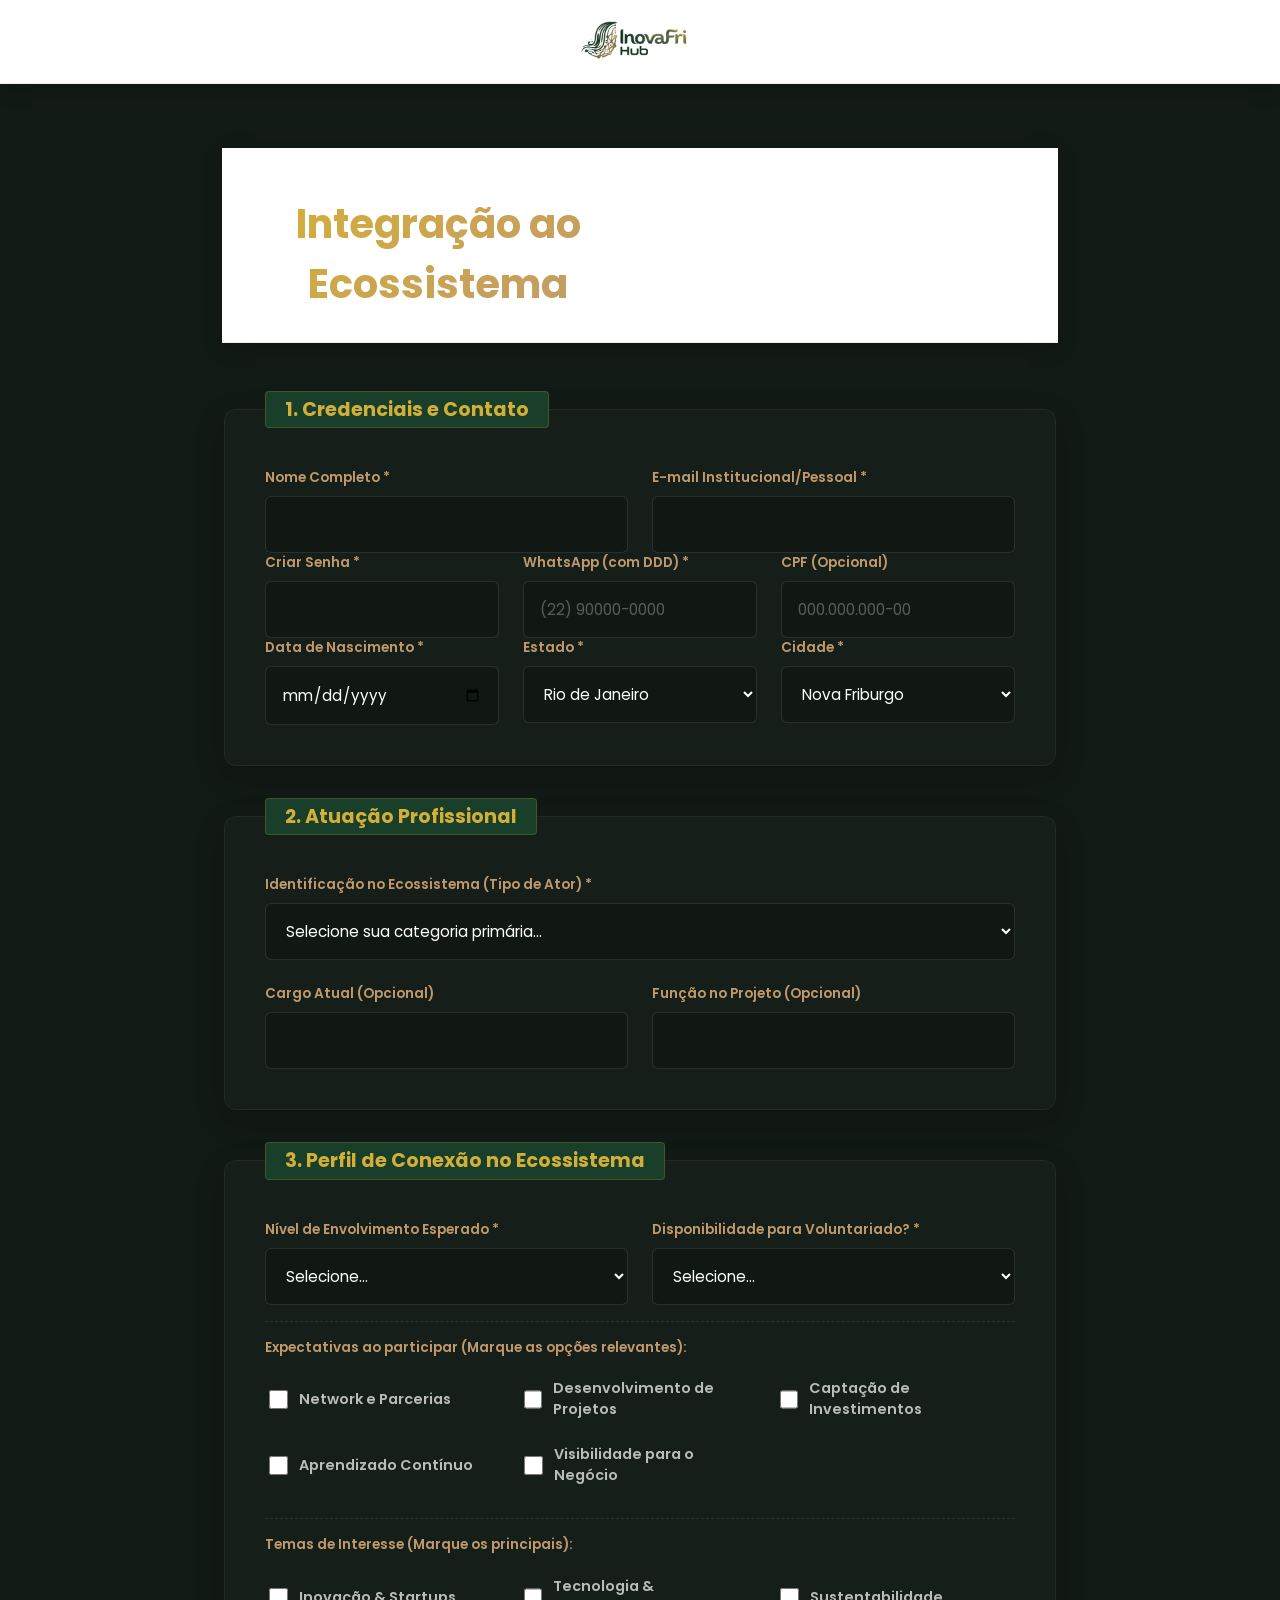
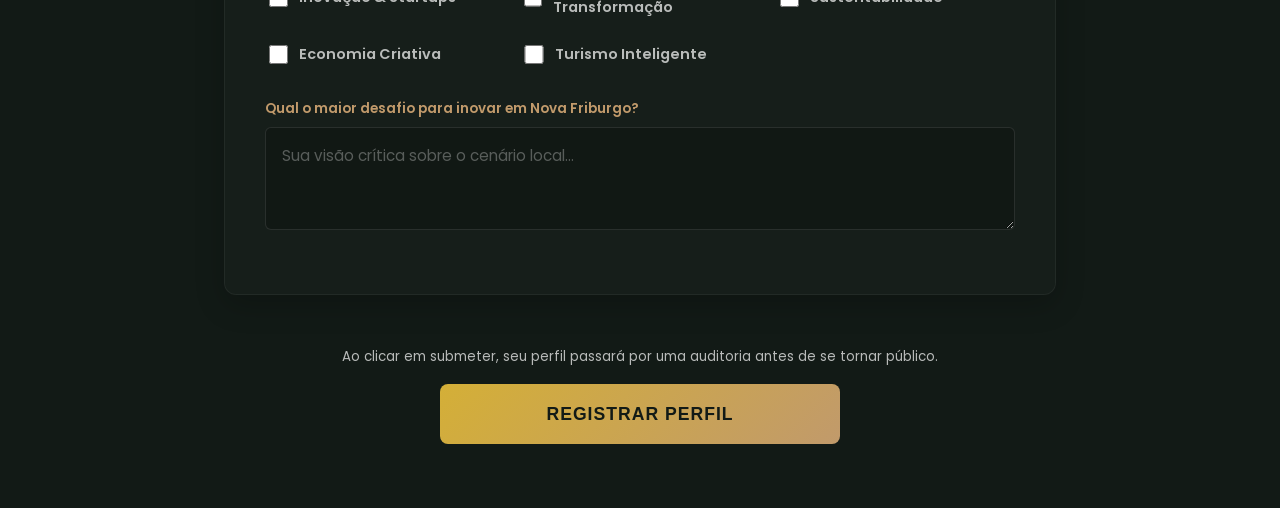
<file: cadastro.html>
<!DOCTYPE html>
<html lang="pt-BR">
<head>
    <meta charset="UTF-8">
    <meta name="viewport" content="width=device-width, initial-scale=1.0">
    <title>Cadastro - InovaFri Hub</title>
   <link rel="preconnect" href="https://fonts.googleapis.com">
    <link rel="preconnect" href="https://fonts.gstatic.com" crossorigin>
    <link href="https://fonts.googleapis.com/css2?family=Poppins:ital,wght@0,100;0,200;0,300;0,400;0,500;0,600;0,700;0,800;0,900;1,100;1,200;1,300;1,400;1,500;1,600;1,700;1,800;1,900&display=swap" rel="stylesheet">
    <link rel="stylesheet" href="css/style-cadastrousu.css">
</head>
<body>
    
    <header>
        <div class="logo">
            <a href="index.html" aria-label="Página Inicial InovaFri Hub">
                <img src="assets/Logo-InovaFri.png" alt="InovaFri Hub" width="200" height="45" class="brand-logo" fetchpriority="high">
            </a>
        </div>
    </header>
    
    <main class="container-cadastro-direto" aria-labelledby="titulo-principal">
        <header class="form-header">
            <h1 id="titulo-principal">Integração ao Ecossistema</h1>
            <p>Preencha os dados abaixo para registrar sua atuação em Nova Friburgo.</p>
        </header>

        <form action="/api/cadastro/completo" method="POST" id="form-registro-direto">

            <fieldset class="form-section">
                <legend>1. Credenciais e Contato</legend>

                <div class="form-grid-2">
                    <div class="input-group">
                        <label for="nome">Nome Completo *</label>
                        <input type="text" id="nome" name="nome" required autocomplete="name">
                    </div>

                    <div class="input-group">
                        <label for="email">E-mail Institucional/Pessoal *</label>
                        <input type="email" id="email" name="email" required autocomplete="email">
                    </div>
                </div>

                <div class="form-grid-3">
                    <div class="input-group">
                        <label for="senha">Criar Senha *</label>
                        <input type="password" id="senha" name="senha" required>
                    </div>

                    <div class="input-group">
                        <label for="whatsapp">WhatsApp (com DDD) *</label>
                        <input type="tel" id="whatsapp" name="whatsapp" placeholder="(22) 90000-0000" required maxlength="15">
                    </div>

                    <div class="input-group">
                        <label for="cpf">CPF (Opcional)</label>
                        <input type="text" id="cpf" name="cpf" placeholder="000.000.000-00" maxlength="14">
                    </div>
                </div>
                
                <div class="form-grid-3">
                    <div class="input-group">
                        <label for="nascimento">Data de Nascimento *</label>
                        <input type="date" id="nascimento" name="nascimento" required>
                    </div>

                    <div class="input-group">
                        <label for="estado">Estado *</label>
                        <select id="estado" name="estado" required>
                            <option value="RJ" selected>Rio de Janeiro</option>
                        </select>
                    </div>

                    <div class="input-group">
                        <label for="cidade">Cidade *</label>
                        <select id="cidade" name="cidade" required>
                            <option value="nova-friburgo" selected>Nova Friburgo</option>
                        </select>
                    </div>
                </div>
            </fieldset>

            <fieldset class="form-section">
                <legend>2. Atuação Profissional</legend>

                <div class="input-group">
                    <label for="tipo-ator">Identificação no Ecossistema (Tipo de Ator) *</label>
                    <select id="tipo-ator" name="tipoAtor" required>
                        <option value="">Selecione sua categoria primária...</option>
                        <option value="startup">Startup</option>
                        <option value="empresa">Empresa</option>
                        <option value="empreendedor">Empreendedor (Solo)</option>
                        <option value="investidor">Investidor</option>
                        <option value="universidade">Universidade / Instituição de Ensino</option>
                        <option value="governo">Governo</option>
                        <option value="estudante">Estudante</option>
                    </select>
                </div>

                <div class="form-grid-2 dynamic-field hidden" id="linha-organizacao">
                    <div class="input-group">
                        <label for="nome-organizacao">Nome da Organização *</label>
                        <input type="text" id="nome-organizacao" name="nomeOrganizacao">
                    </div>

                    <div class="input-group">
                        <label for="cnpj">CNPJ *</label>
                        <input type="text" id="cnpj" name="cnpj" placeholder="00.000.000/0000-00" maxlength="18">
                    </div>
                </div>

                <div class="form-grid-2">
                    <div class="input-group">
                        <label for="cargo">Cargo Atual (Opcional)</label>
                        <input type="text" id="cargo" name="cargo">
                    </div>

                    <div class="input-group">
                        <label for="funcao">Função no Projeto (Opcional)</label>
                        <input type="text" id="funcao" name="funcao">
                    </div>
                </div>
            </fieldset>

            <fieldset class="form-section">
                <legend>3. Perfil de Conexão no Ecossistema</legend>

                <div class="form-grid-2">
                    <div class="input-group">
                        <label for="nivel-envolvimento">Nível de Envolvimento Esperado *</label>
                        <select id="nivel-envolvimento" name="nivelEnvolvimento" required>
                            <option value="">Selecione...</option>
                            <option value="muito-ativo">Muito Ativo</option>
                            <option value="moderadamente">Moderadamente</option>
                            <option value="pouco-ativo">Pouco Ativo</option>
                            <option value="iniciante">Ainda não participo, mas gostaria</option>
                        </select>
                    </div>

                    <div class="input-group">
                        <label for="voluntariado">Disponibilidade para Voluntariado? *</label>
                        <select id="voluntariado" name="voluntariado" required>
                            <option value="">Selecione...</option>
                            <option value="sim">Sim, tenho interesse</option>
                            <option value="nao">Não no momento</option>
                            <option value="talvez">Talvez futuramente</option>
                        </select>
                    </div>
                </div>

                <div class="input-group checkbox-matrix">
                    <label>Expectativas ao participar (Marque as opções relevantes):</label>
                    <div class="options-grid">
                        <label><input type="checkbox" name="expectativa" value="network"> Network e Parcerias</label>
                        <label><input type="checkbox" name="expectativa" value="projetos"> Desenvolvimento de Projetos</label>
                        <label><input type="checkbox" name="expectativa" value="investimentos"> Captação de Investimentos</label>
                        <label><input type="checkbox" name="expectativa" value="aprendizado"> Aprendizado Contínuo</label>
                        <label><input type="checkbox" name="expectativa" value="visibilidade"> Visibilidade para o Negócio</label>
                    </div>
                </div>

                <div class="input-group checkbox-matrix">
                    <label>Temas de Interesse (Marque os principais):</label>
                    <div class="options-grid">
                        <label><input type="checkbox" name="temas" value="inovacao"> Inovação & Startups</label>
                        <label><input type="checkbox" name="temas" value="tecnologia"> Tecnologia & Transformação</label>
                        <label><input type="checkbox" name="temas" value="sustentabilidade"> Sustentabilidade</label>
                        <label><input type="checkbox" name="temas" value="economia-criativa"> Economia Criativa</label>
                        <label><input type="checkbox" name="temas" value="turismo"> Turismo Inteligente</label>
                    </div>
                </div>

                <div class="input-group">
                    <label for="desafios">Qual o maior desafio para inovar em Nova Friburgo?</label>
                    <textarea id="desafios" name="desafios" rows="3" placeholder="Sua visão crítica sobre o cenário local..."></textarea>
                </div>
            </fieldset>

            <div class="form-actions-submit">
                <p><small>Ao clicar em submeter, seu perfil passará por uma auditoria antes de se tornar público.</small></p>
                <button type="submit" id="btn-submit" class="btn-primary-massive">Registrar Perfil</button>
            </div>

        </form>
    </main>

    <script src="js/cadastro.js"></script>
</body>
</html>
</file>
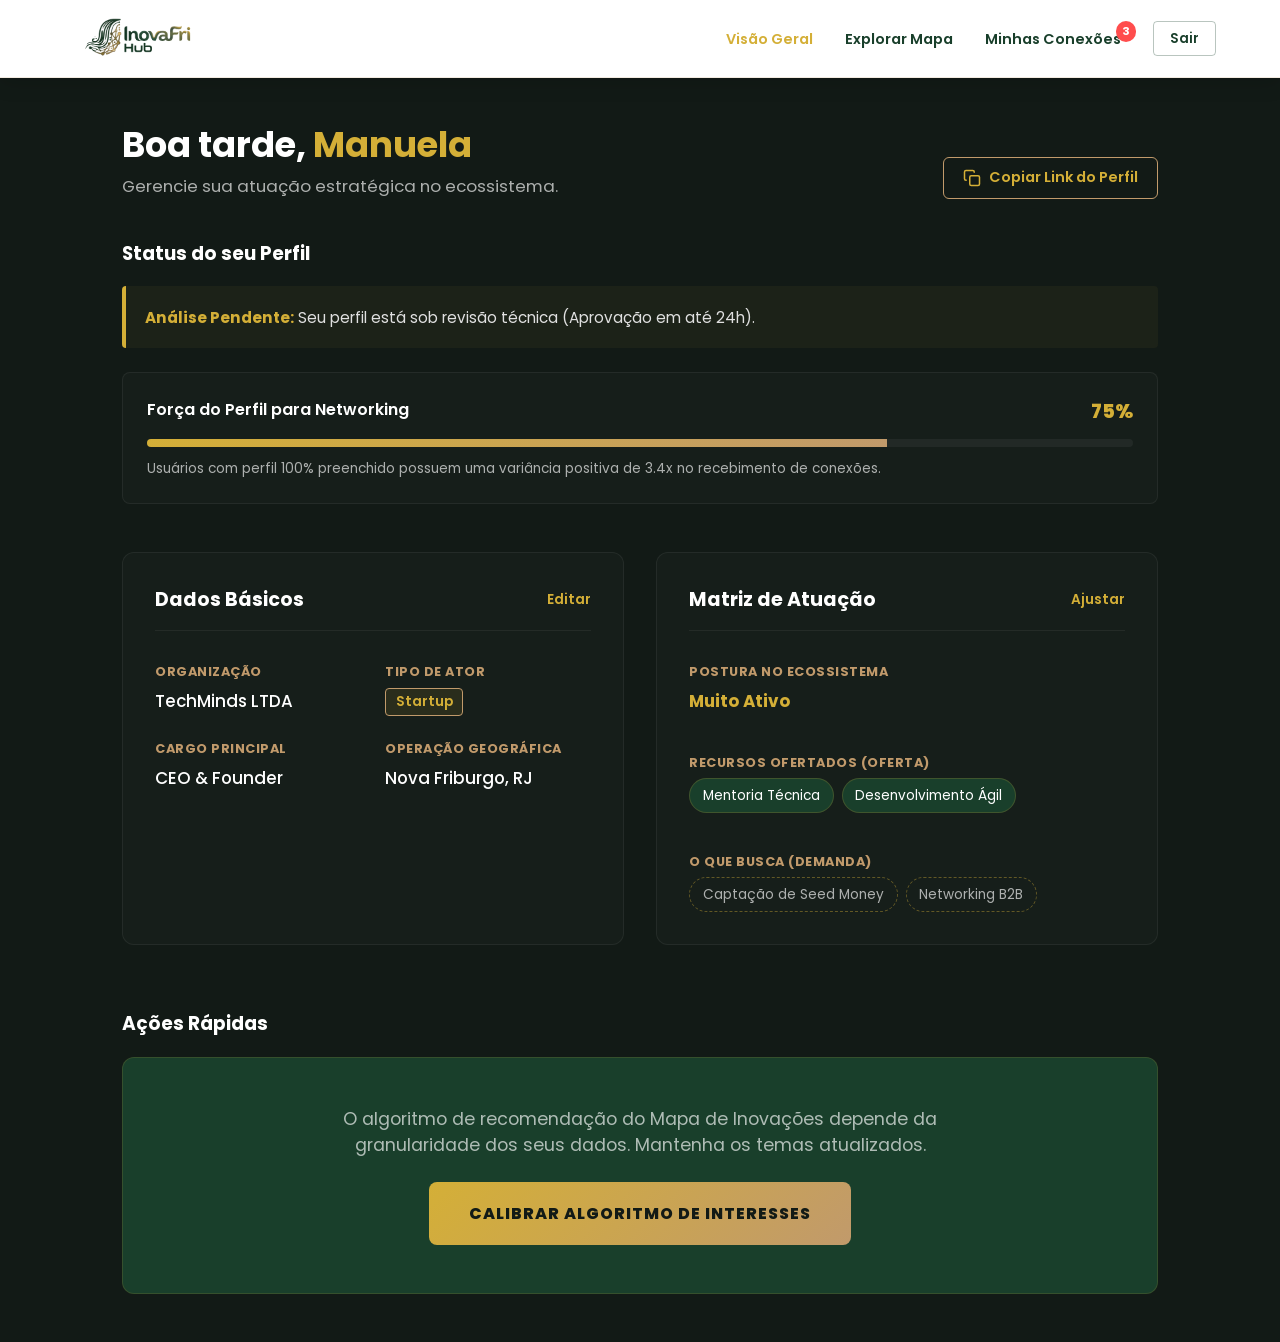
<file: dashboard-ator.html>
<!DOCTYPE html>
<html lang="pt-BR">
<head>
    <meta charset="UTF-8">
    <meta name="viewport" content="width=device-width, initial-scale=1.0">
    <title>Meu Painel - InovaFri Hub</title>
    <link rel="preconnect" href="https://fonts.googleapis.com">
    <link rel="preconnect" href="https://fonts.gstatic.com" crossorigin>
    <link href="https://fonts.googleapis.com/css2?family=Poppins:ital,wght@0,100;0,200;0,300;0,400;0,500;0,600;0,700;0,800;0,900;1,100;1,200;1,300;1,400;1,500;1,600;1,700;1,800;1,900&display=swap" rel="stylesheet">
    <link rel="stylesheet" href="css/style-dashboardator.css">
</head>
<body>

    <header id="nav-global">
        <div class="logo">
            <a href="index.html" aria-label="Página Inicial InovaFri Hub">
                <img src="assets/Logo-InovaFri.png" alt="InovaFri Hub" width="200" height="45" class="brand-logo" fetchpriority="high">
            </a>
        </div>
        
        <nav aria-label="Menu Principal do Usuário">
            <ul>
                <li><a href="/dashboard" aria-current="page" class="active">Visão Geral</a></li>
                <li><a href="/mapa-inovacao">Explorar Mapa</a></li>
                <li><a href="/minhas-conexoes">Minhas Conexões <span class="badge-notification">3</span></a></li>
                <li><button type="button" aria-label="Encerrar sessão" class="btn-logout">Sair</button></li>
            </ul>
        </nav>
    </header>

    <main id="conteudo-principal" tabindex="-1">
        
        <header class="dashboard-header">
            <div>
                <h2 id="greeting-title">Bem-vindo(a), <span id="user-name-display">Carregando...</span></h2>
                <p>Gerencie sua atuação estratégica no ecossistema.</p>
            </div>
            <button id="btn-copy-profile" class="btn-outline-neon">
                <svg width="18" height="18" viewBox="0 0 24 24" fill="none" stroke="currentColor" stroke-width="2"><rect x="9" y="9" width="13" height="13" rx="2" ry="2"></rect><path d="M5 15H4a2 2 0 0 1-2-2V4a2 2 0 0 1 2-2h9a2 2 0 0 1 2 2v1"></path></svg>
                Copiar Link do Perfil
            </button>
        </header>

        <section aria-labelledby="status-perfil-titulo" class="status-section">
            <h3 id="status-perfil-titulo" class="sr-only">Status do seu Perfil</h3>
            
            <div class="alert alert-warning" role="alert" aria-live="polite">
                <strong>Análise Pendente:</strong> Seu perfil está sob revisão técnica (Aprovação em até 24h).
            </div>

            <div class="completion-widget">
                <div class="completion-header">
                    <span class="completion-label">Força do Perfil para Networking</span>
                    <span class="completion-percentage" id="completion-value">75%</span>
                </div>
                <div class="progress-bar-container">
                    <div class="progress-bar-fill" id="completion-bar" style="width: 0%;"></div>
                </div>
                <p class="completion-hint">Usuários com perfil 100% preenchido possuem uma variância positiva de 3.4x no recebimento de conexões.</p>
            </div>
        </section>

        <div class="dashboard-grid-layout">

            <article class="card-perfil" aria-labelledby="resumo-cadastral">
                <header class="card-header">
                    <h3 id="resumo-cadastral">Dados Básicos</h3>
                    <a href="/perfil/editar/dados" class="link-action">Editar</a>
                </header>
                <div class="data-grid">
                    <div class="data-item">
                        <span class="data-label">Organização</span>
                        <strong class="data-value">TechMinds LTDA</strong>
                    </div>
                    <div class="data-item">
                        <span class="data-label">Tipo de Ator</span>
                        <span class="badge-ator">Startup</span>
                    </div>
                    <div class="data-item">
                        <span class="data-label">Cargo Principal</span>
                        <strong class="data-value">CEO & Founder</strong>
                    </div>
                    <div class="data-item">
                        <span class="data-label">Operação Geográfica</span>
                        <strong class="data-value">Nova Friburgo, RJ</strong>
                    </div>
                </div>
            </article>

            <article class="card-ecossistema" aria-labelledby="resumo-ecossistema">
                <header class="card-header">
                    <h3 id="resumo-ecossistema">Matriz de Atuação</h3>
                    <a href="/perfil/editar/estrategia" class="link-action">Ajustar</a>
                </header>
                <div class="data-grid">
                    <div class="data-item full-width">
                        <span class="data-label">Postura no Ecossistema</span>
                        <strong class="data-value text-highlight">Muito Ativo</strong>
                    </div>
                    
                    <div class="data-item full-width mt-1">
                        <span class="data-label">Recursos Ofertados (Oferta)</span>
                        <div class="tags-container">
                            <span class="tag">Mentoria Técnica</span>
                            <span class="tag">Desenvolvimento Ágil</span>
                        </div>
                    </div>

                    <div class="data-item full-width mt-1">
                        <span class="data-label">O que Busca (Demanda)</span>
                        <div class="tags-container">
                            <span class="tag-outline">Captação de Seed Money</span>
                            <span class="tag-outline">Networking B2B</span>
                        </div>
                    </div>
                </div>
            </article>

        </div>

        <section aria-labelledby="acoes-rapidas-titulo">
            <h3 id="acoes-rapidas-titulo" class="sr-only">Ações Rápidas</h3>
            <div class="cta-container">
                <p>O algoritmo de recomendação do Mapa de Inovações depende da granularidade dos seus dados. Mantenha os temas atualizados.</p>
                <a href="/perfil/temas" class="btn-primary-massive">Calibrar Algoritmo de Interesses</a>
            </div>
        </section>

    </main>

    <script src="js/dashboard.js"></script>
</body>
</html>
</file>
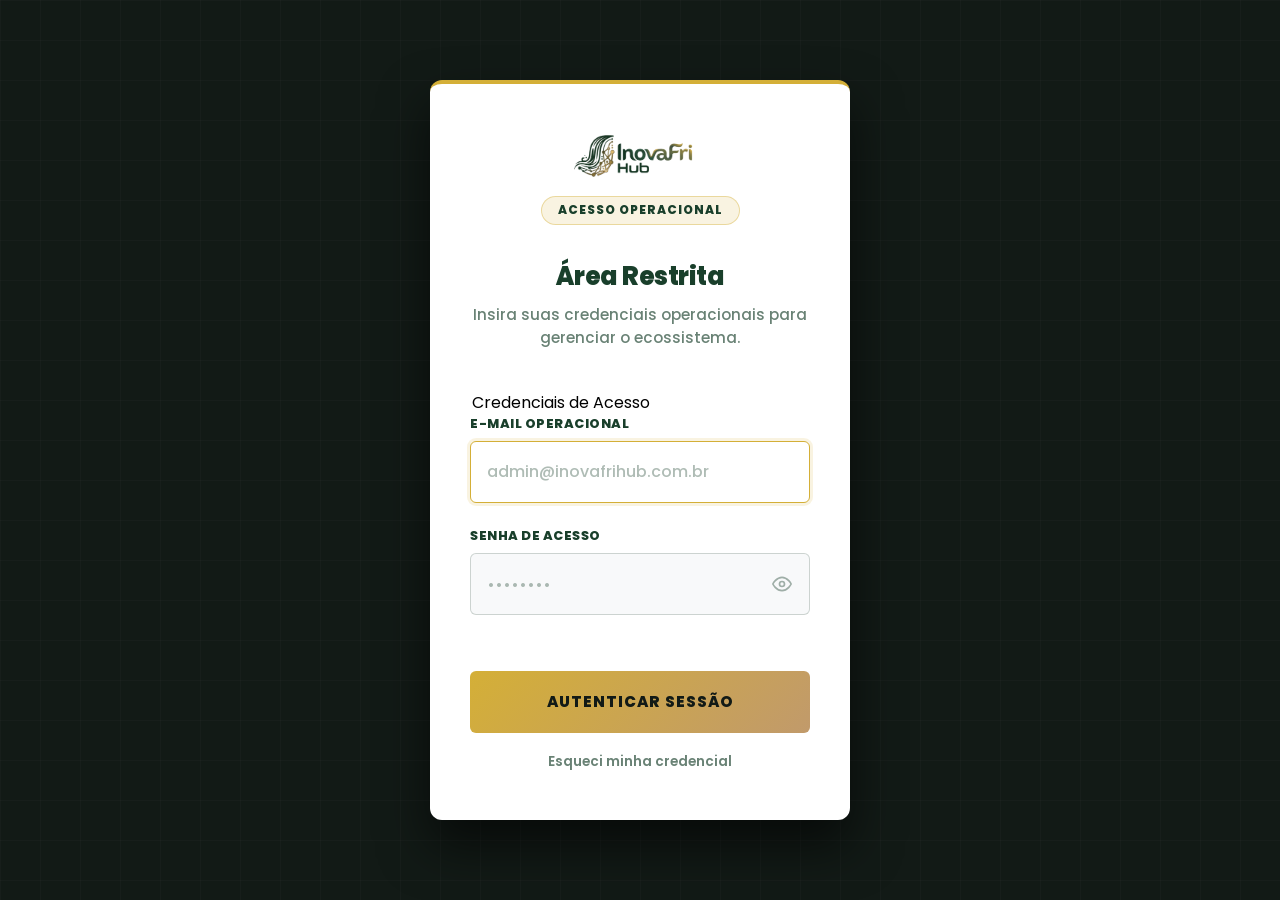
<file: login-administrador.html>
<!DOCTYPE html>
<html lang="pt-BR">
<head>
    <meta charset="UTF-8">
    <meta name="viewport" content="width=device-width, initial-scale=1.0">
    <title>InovaFri Hub - Acesso Administrativo</title>
    <link rel="preconnect" href="https://fonts.googleapis.com">
    <link rel="preconnect" href="https://fonts.gstatic.com" crossorigin>
    <link href="https://fonts.googleapis.com/css2?family=Poppins:ital,wght@0,100;0,200;0,300;0,400;0,500;0,600;0,700;0,800;0,900;1,100;1,200;1,300;1,400;1,500;1,600;1,700;1,800;1,900&display=swap" rel="stylesheet">
    <link rel="stylesheet" href="css/style-loginadmin.css">
</head>
<body>

    <main class="admin-login-card" aria-labelledby="login-title">
        
        <div class="logo-container">
            <a href="index.html" aria-label="Página Inicial">
                <img src="assets/Logo-InovaFri.png" alt="InovaFri Hub" width="180" height="auto" class="brand-logo" fetchpriority="high">
            </a>
            <span class="badge-admin">Acesso Operacional</span>
        </div>

        <header class="login-header">
            <h1 id="login-title">Área Restrita</h1>
            <p>Insira suas credenciais operacionais para gerenciar o ecossistema.</p>
        </header>

        <div id="error-message" class="alert-error hidden" role="alert"></div>

        <section>
            <form action="/api/admin/login" method="POST" id="form-login-admin" novalidate>
                
                <input type="hidden" name="csrf_token" value="gerado_dinamicamente_pelo_backend">

                <fieldset>
                    <legend class="sr-only">Credenciais de Acesso</legend>

                    <div class="input-group">
                        <label for="email">E-mail Operacional</label>
                        <input 
                            type="email" 
                            id="email" 
                            name="email" 
                            required 
                            autofocus
                            autocomplete="username"
                            placeholder="admin@inovafrihub.com.br"
                        >
                    </div>

                    <div class="input-group">
                        <label for="password">Senha de Acesso</label>
                        <div class="password-wrapper">
                            <input 
                                type="password" 
                                id="password" 
                                name="password" 
                                required 
                                autocomplete="current-password"
                                placeholder="••••••••"
                            >
                            <button type="button" id="btn-toggle-password" class="toggle-password" aria-label="Mostrar senha">
                                <svg xmlns="http://www.w3.org/2000/svg" width="20" height="20" viewBox="0 0 24 24" fill="none" stroke="currentColor" stroke-width="2" stroke-linecap="round" stroke-linejoin="round" class="icon-eye"><path d="M1 12s4-8 11-8 11 8 11 8-4 8-11 8-11-8-11-8z"></path><circle cx="12" cy="12" r="3"></circle></svg>
                            </button>
                        </div>
                    </div>
                </fieldset>

                <div class="form-actions">
                    <a href="perfil-admin.html" class="btn-submit-admin">
                        Autenticar Sessão
                    </a>
                    <a href="recuperarsenha.html" id="link-recuperar-senha">Esqueci minha credencial</a>
                </div>

            </form>
        </section>
    </main>

    <script src="js/login-admin.js"></script>
</body>
</html>
</file>
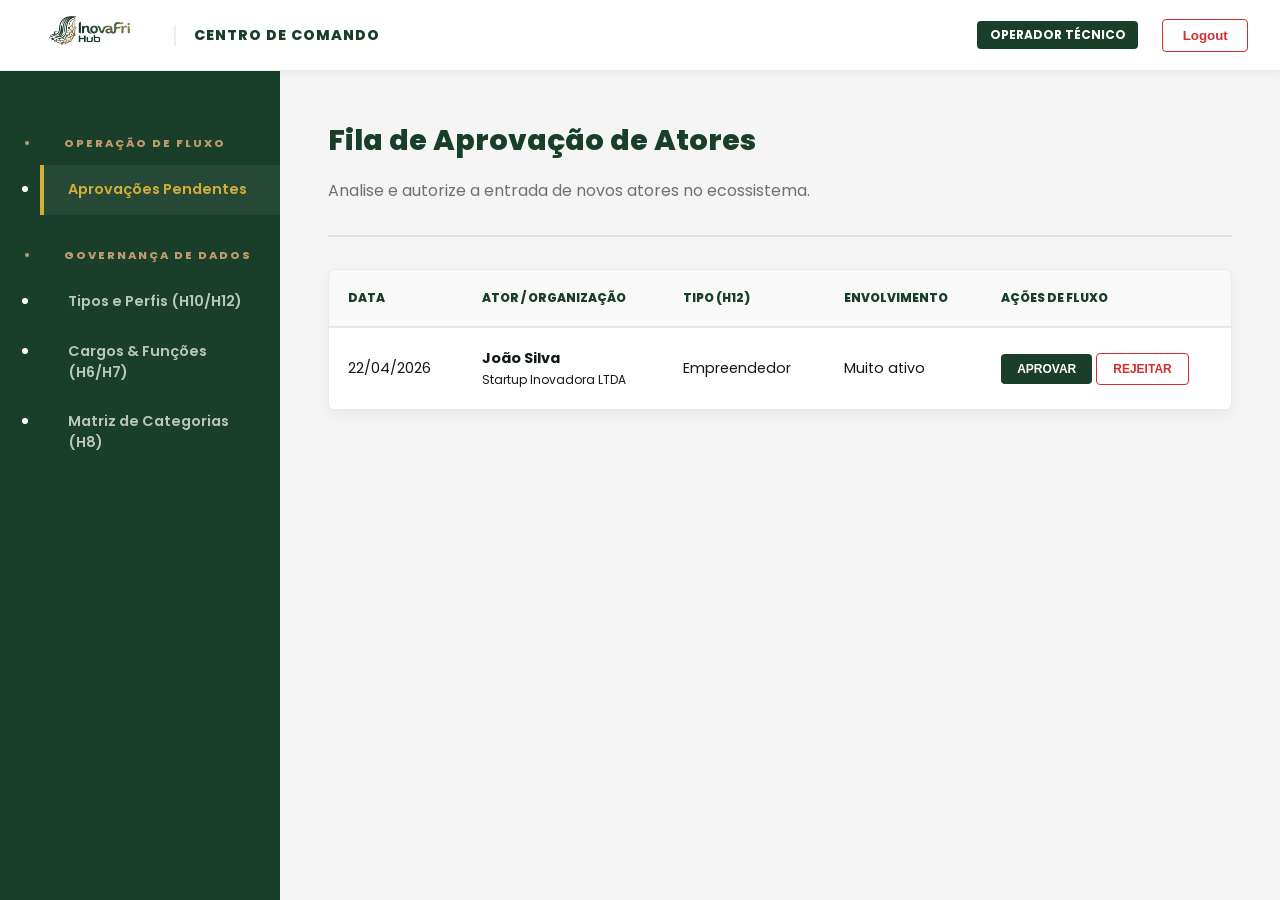
<file: perfil-admin.html>
<!DOCTYPE html>
<html lang="pt-BR">
<head>
    <meta charset="UTF-8">
    <meta name="viewport" content="width=device-width, initial-scale=1.0">
    <title>InovaFri Hub - Centro de Comando</title>
    <link rel="preconnect" href="https://fonts.googleapis.com">
    <link rel="preconnect" href="https://fonts.gstatic.com" crossorigin>
    <link href="https://fonts.googleapis.com/css2?family=Poppins:ital,wght@0,100;0,200;0,300;0,400;0,500;0,600;0,700;0,800;0,900;1,100;1,200;1,300;1,400;1,500;1,600;1,700;1,800;1,900&display=swap" rel="stylesheet">
    <link rel="stylesheet" href="css/style-perfiladmin.css">
</head>
<body>

    <header class="admin-header" role="banner">
        <div class="brand">
            <a href="index.html">
                <img src="assets/Logo-InovaFri.png" alt="InovaFri Hub" class="brand-logo-admin">
            </a>
            <span class="admin-separator">|</span>
            <span class="admin-label">Centro de Comando</span>
        </div>
        <div class="admin-profile">
            <span class="operator-badge">Operador Técnico</span>
            <button aria-label="Sair do sistema" class="btn-logout-admin">Logout</button>
        </div>
    </header>

    <div class="admin-layout">
        
        <nav class="admin-sidebar" aria-label="Menu de Administração">
            <ul>
                <li class="nav-section-title">Operação de Fluxo</li>
                <li><a href="#" data-target="fluxo-aprovacoes" class="active">Aprovações Pendentes</a></li>
                
                <li class="nav-section-title">Governança de Dados</li>
                <li><a href="#" data-target="gestao-taxonomias">Tipos e Perfis (H10/H12)</a></li>
                <li><a href="#" data-target="gestao-cargos-funcoes">Cargos & Funções (H6/H7)</a></li>
                <li><a href="#" data-target="gestao-categorias">Matriz de Categorias (H8)</a></li>
            </ul>
        </nav>

        <main class="admin-workspace" role="main">

            <section id="fluxo-aprovacoes" class="admin-section active" aria-labelledby="title-aprovacoes">
                <header class="section-header">
                    <h2 id="title-aprovacoes">Fila de Aprovação de Atores</h2>
                    <p class="subtitle">Analise e autorize a entrada de novos atores no ecossistema.</p>
                </header>

                <div class="data-table-container">
                    <table class="admin-table">
                        <thead>
                            <tr>
                                <th>Data</th>
                                <th>Ator / Organização</th>
                                <th>Tipo (H12)</th>
                                <th>Envolvimento</th>
                                <th>Ações de Fluxo</th>
                            </tr>
                        </thead>
                        <tbody id="tabela-aprovacoes">
                            <tr>
                                <td>22/04/2026</td>
                                <td>
                                    <strong>João Silva</strong><br>
                                    <small>Startup Inovadora LTDA</small>
                                </td>
                                <td>Empreendedor</td>
                                <td>Muito ativo</td>
                                <td class="action-cell">
                                    <button class="btn-success btn-action" data-action="aprovar">Aprovar</button>
                                    <button class="btn-danger btn-action" data-action="rejeitar">Rejeitar</button>
                                </td>
                            </tr>
                        </tbody>
                    </table>
                </div>
            </section>

            <section id="gestao-taxonomias" class="admin-section" aria-labelledby="title-taxonomias">
                <header class="section-header">
                    <h2 id="title-taxonomias">Governança de Tipos e Perfis</h2>
                </header>
                
                <div class="grid-layout-2col">
                    <div class="admin-card">
                        <h3>Tipos de Ator (H12)</h3>
                        <form class="admin-form form-ajax">
                            <div class="input-action-group">
                                <input type="text" placeholder="Ex: Aceleradora" required>
                                <button type="submit">Adicionar</button>
                            </div>
                        </form>
                    </div>

                    <div class="admin-card">
                        <h3>Perfis de Conexão (H10)</h3>
                        <form class="admin-form form-ajax">
                            <div class="input-action-group">
                                <input type="text" placeholder="Ex: Conselheiro Técnico" required>
                                <button type="submit">Adicionar</button>
                            </div>
                        </form>
                    </div>
                </div>
            </section>

            <section id="gestao-cargos-funcoes" class="admin-section" aria-labelledby="title-cargos">
                <header class="section-header">
                    <h2 id="title-cargos">Taxonomia de Cargos e Funções</h2>
                </header>
                <div class="grid-layout-2col">
                    <form class="admin-form admin-card form-ajax">
                        <h3>Registrar Cargo</h3>
                        <div class="input-action-group">
                            <input type="text" placeholder="Descrição do Cargo" required>
                            <button type="submit">Salvar</button>
                        </div>
                    </form>

                    <form class="admin-form admin-card form-ajax">
                        <h3>Registrar Função</h3>
                        <div class="input-action-group">
                            <input type="text" placeholder="Descrição da Função" required>
                            <button type="submit">Salvar</button>
                        </div>
                    </form>
                </div>
            </section>

            <section id="gestao-categorias" class="admin-section" aria-labelledby="title-categorias">
                <header class="section-header">
                    <h2 id="title-categorias">Matriz de Categorias (H8)</h2>
                </header>
                <div class="grid-layout-2col">
                    <div class="admin-card">
                        <h3>1. Nova Categoria Base</h3>
                        <form class="admin-form form-ajax">
                            <div class="input-action-group">
                                <input type="text" placeholder="Ex: Temas de Interesse" required>
                                <button type="submit">Criar</button>
                            </div>
                        </form>
                    </div>
                    <div class="admin-card">
                        <h3>2. Vincular Opção</h3>
                        <form class="admin-form form-ajax">
                            <select required style="margin-bottom: 10px; width: 100%;">
                                <option value="">-- Selecione a Categoria --</option>
                                <option value="1">Contribuições no ecossistema</option>
                            </select>
                            <div class="input-action-group">
                                <input type="text" placeholder="Ex: Organização de eventos" required>
                                <button type="submit">Vincular</button>
                            </div>
                        </form>
                    </div>
                </div>
            </section>

        </main>
    </div>

    <div id="toast-container" class="toast-container"></div>

    <script src="js/perfil-admin.js"></script>
</body>
</html>
</file>
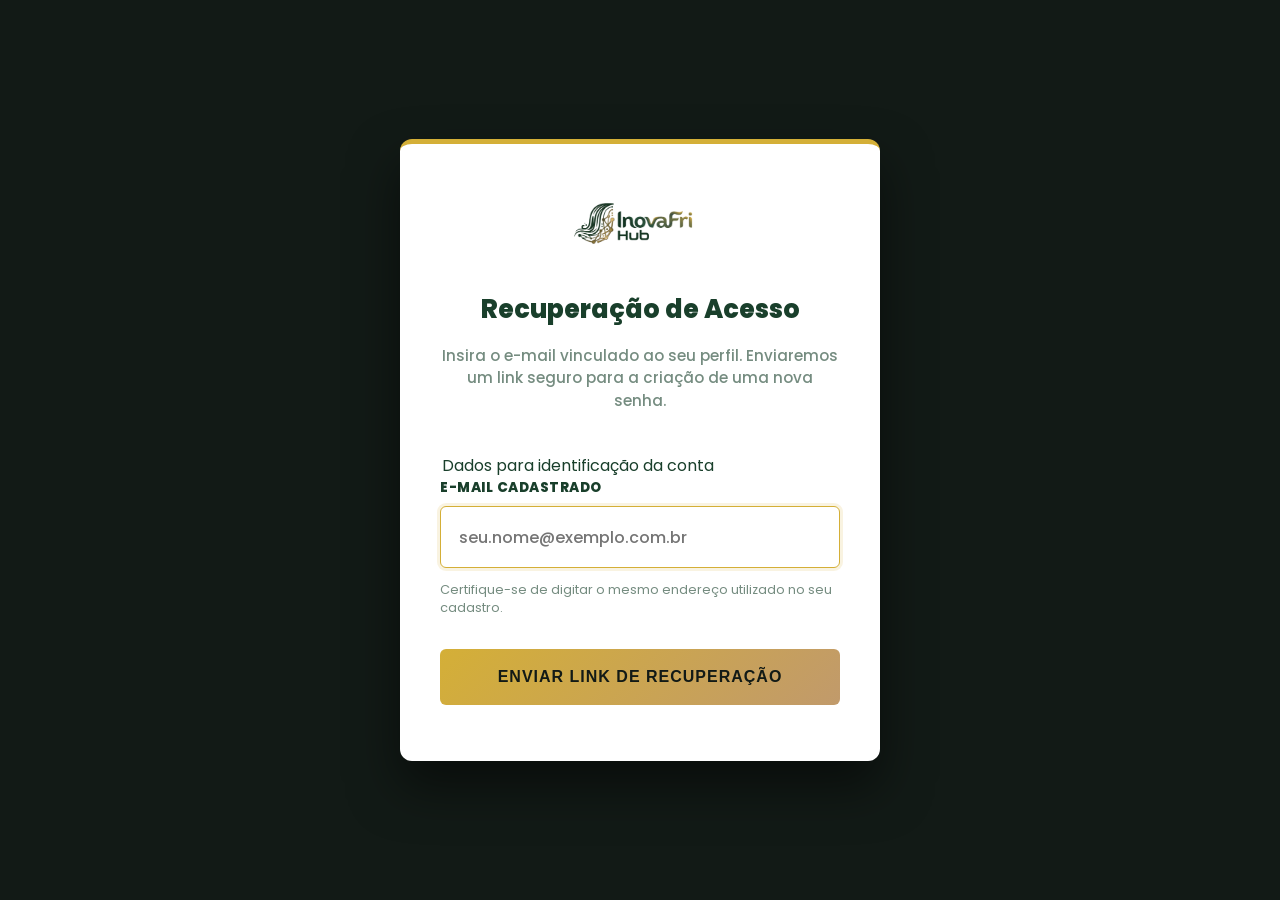
<file: recuperarsenha.html>
<!DOCTYPE html>
<html lang="pt-BR">
<head>
    <meta charset="UTF-8">
    <meta name="viewport" content="width=device-width, initial-scale=1.0">
    <title>Recuperar Senha - InovaFri Hub</title>
    <link rel="preconnect" href="https://fonts.googleapis.com">
    <link rel="preconnect" href="https://fonts.gstatic.com" crossorigin>
    <link href="https://fonts.googleapis.com/css2?family=Poppins:ital,wght@0,100;0,200;0,300;0,400;0,500;0,600;0,700;0,800;0,900;1,100;1,200;1,300;1,400;1,500;1,600;1,700;1,800;1,900&display=swap" rel="stylesheet">
    <link rel="stylesheet" href="css/style-recuperarsenha.css">
</head>
<body>

    <main class="recuperacao-container" aria-labelledby="recuperacao-titulo">
        
        <div class="brand-header">
            <a href="index.html" aria-label="Voltar para a Home">
                <img src="assets/Logo-InovaFri.png" alt="InovaFri Hub" width="180" height="auto" class="brand-logo" fetchpriority="high">
            </a>
        </div>

        <header id="header-instrucoes">
            <h1 id="recuperacao-titulo">Recuperação de Acesso</h1>
            <p>Insira o e-mail vinculado ao seu perfil. Enviaremos um link seguro para a criação de uma nova senha.</p>
        </header>

        <section class="recuperacao-content">
            
            <div id="error-message" class="alert-error hidden" role="alert"></div>

            <form action="/api/auth/solicitar-recuperacao" method="POST" id="form-recuperacao" novalidate>
                <fieldset>
                    <legend class="sr-only">Dados para identificação da conta</legend>
                    
                    <div class="input-group">
                        <label for="email-recuperacao">E-mail Cadastrado</label>
                        <input 
                            type="email" 
                            id="email-recuperacao" 
                            name="email" 
                            required 
                            autofocus
                            autocomplete="email"
                            placeholder="seu.nome@exemplo.com.br"
                            aria-describedby="email-help"
                        >
                        <small id="email-help">Certifique-se de digitar o mesmo endereço utilizado no seu cadastro.</small>
                    </div>
                </fieldset>

                <div class="form-actions">
                    <button type="submit" id="btn-submit" class="btn-primary-block">Enviar Link de Recuperação</button>
                </div>
            </form>
        </section>
    </main>
    <script src="js/recuperar.js"></script>
</body>
</html>
</file>
<file: css/style-cadastrousu.css>
@import url('https://fonts.googleapis.com/css2?family=Poppins:ital,wght@0,100;0,200;0,300;0,400;0,500;0,600;0,700;0,800;0,900;1,100;1,200;1,300;1,400;1,500;1,600;1,700;1,800;1,900&display=swap');

/* ==========================================
   VARIÁVEIS GLOBAIS (NOVA IDENTIDADE)
=========================================== */
:root {
    --bg-deep: #121a16; 
    --brand-navy: #193f2b; 
    --action-primary: #d4af37; 
    --action-secondary: #c19a6b; 
    --gradient-brand: linear-gradient(135deg, var(--action-primary) 0%, var(--action-secondary) 100%);
    --text-pure: #ffffff;
    --text-muted: rgba(255, 255, 255, 0.7);
}

/* ==========================================
   RESET E CONFIGURAÇÃO GLOBAL
=========================================== */
*, *::before, *::after {
    box-sizing: border-box;
}

body {
    background-color: var(--bg-deep);
    color: var(--text-pure);
    font-family: 'Poppins', sans-serif;
    margin: 0;
    min-height: 100vh;
    -webkit-font-smoothing: antialiased;
}

/* ==========================================
   CABEÇALHO (HEADER) - PADRÃO INSTITUCIONAL
=========================================== */
header {
    display: flex;
    justify-content: center;
    align-items: center;
    padding: 1.2rem 5%;
    background-color: var(--text-pure); /* Fundo branco para destacar a logo, igual ao index */
    border-bottom: 1px solid rgba(193, 154, 107, 0.2);
    box-shadow: 0 4px 20px rgba(0,0,0,0.15);
}

.logo a { text-decoration: none; display: flex; align-items: center; }
.brand-logo { max-height: 45px; width: auto; object-fit: contain; }

/* ==========================================
   PÁGINA DE CADASTRO
=========================================== */
.container-cadastro-direto {
    max-width: 900px;
    margin: 0 auto;
    padding: 4rem 2rem;
}

.form-header { text-align: center; margin-bottom: 3rem; }
.form-header h1 {
    font-size: 2.5rem;
    margin-bottom: 0.5rem;
    background: var(--gradient-brand);
    -webkit-background-clip: text;
    -webkit-text-fill-color: transparent;
    background-clip: text;
}
.form-header p { color: var(--text-muted); font-size: 1.1rem; }

/* SEÇÕES DO FORMULÁRIO (CARDS) */
.form-section {
    background: rgba(255, 255, 255, 0.02);
    border: 1px solid rgba(255, 255, 255, 0.05);
    border-radius: 12px;
    padding: 2.5rem;
    margin-bottom: 2rem;
    box-shadow: 0 10px 30px rgba(0, 0, 0, 0.2);
}

.form-section legend {
    font-size: 1.2rem;
    font-weight: 700;
    color: var(--action-primary);
    background-color: var(--brand-navy);
    padding: 0.2rem 1.2rem;
    border-radius: 4px;
    border: 1px solid rgba(212, 175, 55, 0.2);
}

/* SISTEMA DE GRIDS */
.form-grid-2 { display: grid; grid-template-columns: 1fr 1fr; gap: 1.5rem; }
.form-grid-3 { display: grid; grid-template-columns: repeat(3, 1fr); gap: 1.5rem; }

/* INPUTS */
.input-group { margin-bottom: 1.5rem; display: flex; flex-direction: column; }
.form-grid-2 .input-group, .form-grid-3 .input-group { margin-bottom: 0; }

.input-group label {
    font-size: 0.85rem; font-weight: 600; color: var(--action-secondary); margin-bottom: 0.5rem;
}

.input-group input, .input-group select, .input-group textarea {
    width: 100%; padding: 1rem;
    background: rgba(0, 0, 0, 0.2);
    border: 1px solid rgba(255, 255, 255, 0.1);
    border-radius: 6px; color: var(--text-pure);
    font-family: inherit; font-size: 0.95rem;
    transition: all 0.2s ease;
}

.input-group input::placeholder, .input-group textarea::placeholder {
    color: rgba(255, 255, 255, 0.3);
}

.input-group input:focus, .input-group select:focus, .input-group textarea:focus {
    outline: none; border-color: var(--action-primary);
    background: rgba(255, 255, 255, 0.05);
    box-shadow: 0 0 0 3px rgba(212, 175, 55, 0.15); /* Sombra de foco em Dourado */
}

.input-group select option { background-color: var(--bg-deep); color: var(--text-pure); padding: 10px; }

/* CHECKBOXES */
.checkbox-matrix { margin-top: 1rem; padding-top: 1rem; border-top: 1px dashed rgba(255, 255, 255, 0.1); }
.options-grid { display: grid; grid-template-columns: repeat(auto-fill, minmax(220px, 1fr)); gap: 1rem; margin-top: 0.8rem; }
.options-grid label { display: flex; align-items: center; gap: 0.5rem; color: var(--text-muted); font-size: 0.9rem; cursor: pointer; transition: color 0.2s; }
.options-grid label:hover { color: var(--action-primary); }
.options-grid input[type="checkbox"] { width: 1.2rem; height: 1.2rem; accent-color: var(--action-primary); cursor: pointer; }

/* ==========================================
   ANIMAÇÕES E ESTADOS
=========================================== */
.dynamic-field {
    opacity: 1;
    max-height: 200px;
    overflow: hidden;
    transition: all 0.4s cubic-bezier(0.4, 0, 0.2, 1);
    margin-top: 1.5rem;
}

.dynamic-field.hidden {
    opacity: 0; max-height: 0; margin-top: 0;
    pointer-events: none; border: none; padding: 0;
}

/* BOTÃO DE SUBMIT (CONTRASTE CRÍTICO APLICADO) */
.form-actions-submit { margin-top: 3rem; text-align: center; display: flex; flex-direction: column; align-items: center; gap: 1rem; }
.form-actions-submit p { color: var(--text-muted); margin: 0; }

.btn-primary-massive {
    width: 100%; max-width: 400px; padding: 1.2rem;
    font-size: 1.1rem; font-weight: 800; text-transform: uppercase;
    letter-spacing: 1px; 
    color: var(--bg-deep); /* Texto ESCURO para contraste em fundo dourado */
    background: var(--gradient-brand);
    border: none; border-radius: 8px; cursor: pointer;
    transition: transform 0.2s, box-shadow 0.2s, filter 0.2s;
}

.btn-primary-massive:hover {
    transform: translateY(-2px); 
    box-shadow: 0 15px 30px rgba(212, 175, 55, 0.25); 
    filter: brightness(1.1);
}

.btn-primary-massive:disabled {
    background: rgba(255, 255, 255, 0.1); 
    color: rgba(255, 255, 255, 0.3); 
    cursor: not-allowed;
    transform: none !important; box-shadow: none !important;
}

/* RESPONSIVIDADE */
@media (max-width: 768px) {
    .container-cadastro-direto { padding: 2rem 1rem; }
    .form-section { padding: 1.5rem; }
    .form-grid-2, .form-grid-3 { grid-template-columns: 1fr; gap: 1rem; }
    .form-grid-2 .input-group, .form-grid-3 .input-group { margin-bottom: 0.5rem; }
}
</file>
<file: css/style-dashboardator.css>
@import url('https://fonts.googleapis.com/css2?family=Poppins:ital,wght@0,100;0,200;0,300;0,400;0,500;0,600;0,700;0,800;0,900;1,100;1,200;1,300;1,400;1,500;1,600;1,700;1,800;1,900&display=swap');

/* ==========================================
   VARIÁVEIS GLOBAIS (PALETA DE AUTORIDADE)
=========================================== */
:root {
    --bg-deep: #121a16; 
    --brand-navy: #193f2b; 
    --action-primary: #d4af37; 
    --action-secondary: #c19a6b; 
    
    --card-bg: rgba(255, 255, 255, 0.02);
    --border-subtle: rgba(255, 255, 255, 0.06);
    --text-pure: #ffffff;
    --text-muted: rgba(255, 255, 255, 0.65);
    
    /* Novo Gradiente Dourado */
    --gradient-brand: linear-gradient(135deg, var(--action-primary) 0%, var(--action-secondary) 100%);
}

*, *::before, *::after { box-sizing: border-box; }

body {
    background-color: var(--bg-deep);
    color: var(--text-pure);
    font-family: 'Poppins', sans-serif;
    margin: 0;
    -webkit-font-smoothing: antialiased;
}

/* ==========================================
   CABEÇALHO UNIFICADO (PADRÃO INDEX)
=========================================== */
#nav-global {
    display: flex; justify-content: space-between; align-items: center;
    padding: 1rem 5%; 
    background-color: var(--text-pure); /* Fundo branco sólido */
    border-bottom: 1px solid rgba(193, 154, 107, 0.2); /* Borda dourada sutil */
    box-shadow: 0 4px 20px rgba(0,0,0,0.15); /* Descola o header do fundo escuro do dashboard */
    position: sticky; top: 0; z-index: 50;
}

.logo a { text-decoration: none; display: flex; align-items: center; }

.brand-logo { 
    max-height: 45px; width: auto; object-fit: contain; 
    transition: transform 0.2s ease; 
}
.brand-logo:hover { transform: scale(1.02); }

#nav-global nav ul { display: flex; gap: 2rem; list-style: none; margin: 0; padding: 0; align-items: center; }

/* LINKS DO MENU: Textos escuros (Verde Institucional) sobre o fundo branco */
#nav-global nav a { 
    color: var(--brand-navy); 
    text-decoration: none; font-weight: 600; font-size: 0.9rem; 
    transition: color 0.2s; position: relative;
}
#nav-global nav a:hover, #nav-global nav a.active { 
    color: var(--action-primary); /* Hover Dourado */
}

/* BADGE DE NOTIFICAÇÃO (Mantido) */
.badge-notification {
    background: #ff4d4d; color: white; font-size: 0.7rem; padding: 2px 6px; font-weight: 700;
    border-radius: 10px; position: absolute; top: -8px; right: -15px;
}

/* BOTÃO DE SAIR (Ajustado para fundo claro) */
.btn-logout { 
    background: none; 
    border: 1px solid rgba(25, 63, 43, 0.3); /* Borda esverdeada */
    color: var(--brand-navy); 
    padding: 0.4rem 1rem; border-radius: 4px; font-weight: 600; 
    cursor: pointer; transition: all 0.2s; font-family: inherit;
}
.btn-logout:hover { 
    border-color: #ff4d4d; 
    color: var(--text-pure); 
    background: #ff4d4d; /* Fica vermelho sólido ao passar o mouse para indicar ação destrutiva */
}

/* ==========================================
   LAYOUT PRINCIPAL
=========================================== */
#conteudo-principal { max-width: 1100px; margin: 0 auto; padding: 3rem 2rem; }

.dashboard-header {
    display: flex; justify-content: space-between; align-items: flex-end;
    margin-bottom: 2.5rem; flex-wrap: wrap; gap: 1.5rem;
}
.dashboard-header h2 { font-size: 2.2rem; margin: 0 0 0.5rem 0; line-height: 1.1; font-weight: 700; }
.dashboard-header p { color: var(--text-muted); margin: 0; font-size: 1.05rem; }

/* Refatorado para Dourado (Apesar de manter a classe antiga no HTML) */
.btn-outline-neon {
    display: flex; align-items: center; gap: 0.5rem;
    background: transparent; border: 1px solid var(--action-secondary); color: var(--action-primary);
    padding: 0.6rem 1.2rem; border-radius: 6px; font-weight: 600; cursor: pointer;
    transition: all 0.2s; font-family: inherit; font-size: 0.9rem;
}
.btn-outline-neon:hover { background: rgba(212, 175, 55, 0.1); box-shadow: 0 0 15px rgba(212, 175, 55, 0.15); border-color: var(--action-primary); }

/* ==========================================
   WIDGET DE COMPLETUDE (GAMIFICAÇÃO)
=========================================== */
.status-section { margin-bottom: 3rem; }
.alert-warning {
    background: rgba(212, 175, 55, 0.05); border-left: 4px solid var(--action-primary);
    padding: 1.2rem; border-radius: 4px; margin-bottom: 1.5rem; color: #e0e0e0; font-size: 0.95rem;
}
.alert-warning strong { color: var(--action-primary); }

.completion-widget { background: var(--card-bg); border: 1px solid var(--border-subtle); padding: 1.5rem; border-radius: 8px; }
.completion-header { display: flex; justify-content: space-between; margin-bottom: 0.8rem; font-weight: 600; }
.completion-percentage { color: var(--action-primary); font-size: 1.2rem; font-weight: 800; }
.progress-bar-container { width: 100%; height: 8px; background: rgba(255, 255, 255, 0.05); border-radius: 4px; overflow: hidden; margin-bottom: 0.8rem; }
.progress-bar-fill { height: 100%; background: var(--gradient-brand); transition: width 1.5s cubic-bezier(0.22, 1, 0.36, 1); }
.completion-hint { font-size: 0.85rem; color: var(--text-muted); margin: 0; }

/* ==========================================
   CARDS DE DADOS
=========================================== */
.dashboard-grid-layout { display: grid; grid-template-columns: repeat(auto-fit, minmax(400px, 1fr)); gap: 2rem; margin-bottom: 4rem; }

.card-perfil, .card-ecossistema {
    background: var(--card-bg); border: 1px solid var(--border-subtle);
    border-radius: 12px; padding: 2rem; transition: border-color 0.3s;
}
.card-perfil:hover, .card-ecossistema:hover { border-color: rgba(212, 175, 55, 0.3); }

.card-header { display: flex; justify-content: space-between; align-items: center; margin-bottom: 2rem; border-bottom: 1px solid var(--border-subtle); padding-bottom: 1rem; }
.card-header h3 { margin: 0; font-size: 1.2rem; }
.link-action { color: var(--action-primary); font-size: 0.85rem; font-weight: 600; text-decoration: none; }
.link-action:hover { text-decoration: underline; filter: brightness(1.2); }

.data-grid { display: grid; grid-template-columns: 1fr 1fr; gap: 1.5rem; }
.data-item { display: flex; flex-direction: column; gap: 0.4rem; }
.data-item.full-width { grid-column: 1 / -1; }
.mt-1 { margin-top: 1rem; }

.data-label { font-size: 0.8rem; text-transform: uppercase; letter-spacing: 0.5px; color: var(--action-secondary); font-weight: 700; }
.data-value { font-size: 1.05rem; color: #fff; font-weight: 500; }
.text-highlight { color: var(--action-primary); font-weight: 700; }

/* Badges e Tags */
.badge-ator { display: inline-block; background: rgba(212, 175, 55, 0.1); border: 1px solid var(--action-secondary); color: var(--action-primary); padding: 0.2rem 0.6rem; border-radius: 4px; font-weight: 600; font-size: 0.85rem; width: fit-content; }

.tags-container { display: flex; flex-wrap: wrap; gap: 0.5rem; }
.tag { background: var(--brand-navy); border: 1px solid rgba(212, 175, 55, 0.2); padding: 0.4rem 0.8rem; border-radius: 50px; font-size: 0.85rem; color: var(--text-pure); }
.tag-outline { border: 1px dashed rgba(212, 175, 55, 0.4); padding: 0.4rem 0.8rem; border-radius: 50px; font-size: 0.85rem; color: var(--text-muted); }

/* ==========================================
   CALL TO ACTION E BOTÃO PRINCIPAL
=========================================== */
.cta-container {
    background: var(--brand-navy);
    border: 1px solid rgba(212, 175, 55, 0.15); border-radius: 12px; padding: 3rem 2rem;
    text-align: center; display: flex; flex-direction: column; align-items: center; gap: 1.5rem;
    position: relative; overflow: hidden;
}
.cta-container p { font-size: 1.1rem; color: var(--text-muted); max-width: 600px; margin: 0; z-index: 2; }

.btn-primary-massive {
    padding: 1.2rem 2.5rem; 
    background: var(--gradient-brand); 
    color: var(--bg-deep); /* Contraste Crítico: Escuro sobre Dourado */
    border-radius: 8px;
    font-weight: 800; text-decoration: none; text-transform: uppercase; letter-spacing: 1px;
    transition: transform 0.2s, box-shadow 0.2s, filter 0.2s; border: none; font-size: 1rem; z-index: 2;
}
.btn-primary-massive:hover { 
    transform: translateY(-2px); 
    box-shadow: 0 10px 20px rgba(212, 175, 55, 0.25); 
    filter: brightness(1.1); 
}

@media (max-width: 768px) {
    .dashboard-nav { flex-direction: column; gap: 1.5rem; padding: 1.5rem; }
    .dashboard-grid-layout { grid-template-columns: 1fr; }
    .data-grid { grid-template-columns: 1fr; }
    .dashboard-header { flex-direction: column; align-items: flex-start; }
}
</file>
<file: css/style-loginadmin.css>
@import url('https://fonts.googleapis.com/css2?family=Poppins:ital,wght@0,100;0,200;0,300;0,400;0,500;0,600;0,700;0,800;0,900;1,100;1,200;1,300;1,400;1,500;1,600;1,700;1,800;1,900&display=swap');

:root {
    --bg-deep: #121a16; 
    --brand-navy: #193f2b; 
    --action-primary: #d4af37; 
    --action-secondary: #c19a6b; 
    --text-pure: #ffffff;
    /* Muted atualizado para leitura sobre o fundo branco do cartão */
    --text-muted: rgba(25, 63, 43, 0.65); 
    --gradient-brand: linear-gradient(135deg, var(--action-primary) 0%, var(--action-secondary) 100%);
}

*, *::before, *::after { box-sizing: border-box; }

body {
    display: flex; align-items: center; justify-content: center;
    min-height: 100vh; margin: 0;
    /* Fundo da tela permanece escuro para destacar o cartão */
    background-color: var(--bg-deep); 
    font-family: 'Poppins', sans-serif; 
    background-image: linear-gradient(rgba(255, 255, 255, 0.02) 1px, transparent 1px),
                      linear-gradient(90deg, rgba(255, 255, 255, 0.02) 1px, transparent 1px);
    background-size: 40px 40px;
}

/* ==========================================
   O CARTÃO DE ACESSO (BRANCO INSTITUCIONAL)
=========================================== */
.admin-login-card {
    width: 100%; max-width: 420px;
    background: #ffffff; /* Fundo sólido branco */
    padding: 3rem 2.5rem; 
    border-radius: 12px;
    box-shadow: 0 25px 50px rgba(0, 0, 0, 0.6);
    border-top: 4px solid var(--action-primary); /* Ancoragem de Autoridade Dourada */
}

/* Identidade Visual */
.logo-container { 
    text-align: center; margin-bottom: 2rem; display: flex; flex-direction: column; align-items: center; gap: 0.8rem; 
}
.brand-logo { max-width: 180px; height: auto; display: block; margin: 0 auto; }

.badge-admin { 
    background: rgba(212, 175, 55, 0.15); 
    color: var(--brand-navy); 
    padding: 0.3rem 1rem; 
    border-radius: 50px; 
    font-size: 0.75rem; 
    font-weight: 800;
    text-transform: uppercase; 
    letter-spacing: 1px; 
    border: 1px solid rgba(212, 175, 55, 0.4); 
}

/* Cabeçalho do Formulário (Inversão para Escuro) */
.login-header { text-align: center; margin-bottom: 2.5rem; }
.login-header h1 { font-size: 1.6rem; margin: 0 0 0.5rem 0; font-weight: 800; color: var(--brand-navy); letter-spacing: -0.5px;}
.login-header p { font-size: 0.95rem; color: var(--text-muted); margin: 0; line-height: 1.5; font-weight: 500; }

/* Feedback de Erro */
.alert-error { background: rgba(255, 77, 77, 0.1); border-left: 3px solid #ff4d4d; color: #d32f2f; padding: 1rem; border-radius: 4px; font-size: 0.85rem; margin-bottom: 1.5rem; display: block; font-weight: 600;}
.alert-error.hidden { display: none; }

/* Formulário e Inputs */
fieldset { border: none; padding: 0; margin: 0; }
.input-group { margin-bottom: 1.5rem; }
.input-group label { display: block; margin-bottom: 0.5rem; font-size: 0.8rem; text-transform: uppercase; letter-spacing: 0.5px; color: var(--brand-navy); font-weight: 800; }

.input-group input { 
    width: 100%; padding: 1.1rem 1rem; 
    background: #f8f9fa; /* Fundo cinza extremamente leve para contraste da caixa de texto */
    border: 1px solid rgba(25, 63, 43, 0.2); 
    border-radius: 6px; 
    color: var(--brand-navy); 
    font-family: inherit; font-size: 1rem; font-weight: 500;
    transition: all 0.2s ease; 
}
.input-group input::placeholder { color: rgba(25, 63, 43, 0.35); }
.input-group input:focus { 
    outline: none; 
    border-color: var(--action-primary); 
    background: #ffffff; 
    box-shadow: 0 0 0 3px rgba(212, 175, 55, 0.15); 
}
.input-group input.error-input { border-color: #ff4d4d; }

/* UX de Senha */
.password-wrapper { position: relative; display: flex; align-items: center; }
.password-wrapper input { padding-right: 3rem; }
.toggle-password { position: absolute; right: 10px; background: none; border: none; color: rgba(25, 63, 43, 0.4); cursor: pointer; padding: 0.5rem; display: flex; align-items: center; transition: color 0.2s; }
.toggle-password:hover, .toggle-password.active { color: var(--action-primary); }

/* Ações e Botão */
.form-actions { display: flex; flex-direction: column; gap: 1.2rem; margin-top: 2rem; }

/* Correção de Renderização do Botão */
.btn-submit-admin { 
    display: block; width: 100%; text-align: center; text-decoration: none; padding: 1.2rem; 
    background: var(--gradient-brand); 
    border: none; border-radius: 6px; 
    color: var(--bg-deep); /* Texto escuro exigido pelo fundo Dourado */
    font-weight: 800; font-size: 0.95rem; cursor: pointer; text-transform: uppercase; letter-spacing: 1px; transition: all 0.2s; 
}
.btn-submit-admin:hover { transform: translateY(-2px); box-shadow: 0 10px 20px rgba(212, 175, 55, 0.25); filter: brightness(1.1); }

#link-recuperar-senha { color: var(--text-muted); text-decoration: none; font-size: 0.85rem; text-align: center; transition: color 0.2s; font-weight: 600; }
#link-recuperar-senha:hover { color: var(--brand-navy); text-decoration: underline; }
</file>
<file: css/style-perfiladmin.css>
@import url('https://fonts.googleapis.com/css2?family=Poppins:ital,wght@0,100;0,200;0,300;0,400;0,500;0,600;0,700;0,800;0,900;1,100;1,200;1,300;1,400;1,500;1,600;1,700;1,800;1,900&display=swap');

:root {
    --bg-deep: #121a16; 
    --brand-navy: #193f2b; 
    --action-primary: #d4af37; 
    --action-secondary: #c19a6b; 
    --admin-surface: #ffffff;
    --admin-border: rgba(25, 63, 43, 0.1);
    --text-main: #121a16;
    --text-muted: rgba(18, 26, 22, 0.6);
    
    --color-success: #193f2b; /* Verde escuro para ações positivas */
    --color-danger: #d32f2f;
}

body {
    margin: 0;
    font-family: 'Poppins', sans-serif;
    background-color: #f4f5f4; /* Fundo cinza/bege claríssimo para o workspace */
    color: var(--text-main);
    display: flex;
    flex-direction: column;
    height: 100vh; 
    overflow: hidden; 
}

/* --- HEADER (PADRÃO INDEX) --- */
.admin-header {
    display: flex; justify-content: space-between; align-items: center;
    padding: 0 2rem; height: 70px; 
    background-color: #ffffff;
    border-bottom: 1px solid var(--admin-border); z-index: 10;
    box-shadow: 0 2px 10px rgba(0,0,0,0.05);
}

.brand { display: flex; align-items: center; gap: 1rem; }
.brand-logo-admin { max-height: 35px; width: auto; }
.admin-separator { color: var(--admin-border); font-weight: 300; font-size: 1.5rem; }
.admin-label { font-weight: 800; color: var(--brand-navy); text-transform: uppercase; letter-spacing: 1px; font-size: 0.9rem; }

.admin-profile { display: flex; align-items: center; gap: 1.5rem; }
.operator-badge { background: var(--brand-navy); color: #fff; padding: 0.3rem 0.8rem; border-radius: 4px; font-size: 0.75rem; font-weight: 700; text-transform: uppercase; }

.btn-logout-admin { background: transparent; border: 1px solid var(--color-danger); color: var(--color-danger); padding: 0.5rem 1.2rem; border-radius: 4px; cursor: pointer; font-weight: 700; transition: all 0.2s; }
.btn-logout-admin:hover { background: var(--color-danger); color: #fff; }

/* --- LAYOUT & SIDEBAR --- */
.admin-layout { display: grid; grid-template-columns: 280px 1fr; flex: 1; overflow: hidden; }

.admin-sidebar { 
    background-color: var(--brand-navy); 
    color: #fff; 
    padding: 2rem 0; 
    overflow-y: auto; 
}
.nav-section-title { font-size: 0.7rem; text-transform: uppercase; letter-spacing: 2px; color: var(--action-secondary); padding: 0 1.5rem; margin: 2rem 0 0.8rem 0; font-weight: 800; }

.admin-sidebar a { display: block; padding: 0.9rem 1.5rem; color: rgba(255,255,255,0.7); text-decoration: none; font-size: 0.9rem; font-weight: 600; border-left: 4px solid transparent; transition: all 0.2s; }
.admin-sidebar a:hover, .admin-sidebar a.active { 
    background-color: rgba(255,255,255,0.05); 
    border-left-color: var(--action-primary); 
    color: var(--action-primary); 
}

/* --- WORKSPACE --- */
.admin-workspace { padding: 3rem; overflow-y: auto; }
.admin-section { display: none; animation: fadeIn 0.3s ease-in-out; }
.admin-section.active { display: block; }
@keyframes fadeIn { from { opacity: 0; } to { opacity: 1; } }

.section-header { margin-bottom: 2rem; border-bottom: 2px solid var(--admin-border); padding-bottom: 1rem; }
.section-header h2 { font-size: 1.8rem; margin: 0 0 0.5rem 0; color: var(--brand-navy); font-weight: 800; }
.subtitle { color: var(--text-muted); font-size: 1rem; }

/* --- TABELAS --- */
.data-table-container { background: #fff; border: 1px solid var(--admin-border); border-radius: 8px; overflow: hidden; box-shadow: 0 4px 15px rgba(0,0,0,0.05); }
.admin-table { width: 100%; border-collapse: collapse; text-align: left; }
.admin-table th { background-color: #f8f9f8; padding: 1.2rem; font-size: 0.75rem; text-transform: uppercase; color: var(--brand-navy); font-weight: 800; border-bottom: 2px solid var(--admin-border); }
.admin-table td { padding: 1.2rem; border-bottom: 1px solid var(--admin-border); font-size: 0.9rem; color: var(--text-main); }
.admin-table tbody tr:hover { background-color: #fffdf5; }

.btn-action { padding: 0.5rem 1rem; border: none; border-radius: 4px; font-weight: 800; font-size: 0.75rem; text-transform: uppercase; cursor: pointer; transition: 0.2s; }
.btn-success { background: var(--brand-navy); color: #fff; }
.btn-danger { background: transparent; border: 1px solid var(--color-danger); color: var(--color-danger); }
.btn-success:hover { background: var(--action-primary); color: var(--brand-navy); }

/* --- CARDS & FORMULÁRIOS --- */
.grid-layout-2col { display: grid; grid-template-columns: 1fr 1fr; gap: 2rem; }
.admin-card { background: #fff; padding: 2rem; border-radius: 8px; border: 1px solid var(--admin-border); margin-bottom: 1.5rem; box-shadow: 0 4px 10px rgba(0,0,0,0.03); }

.admin-card h3 { margin-top: 0; font-size: 1rem; color: var(--brand-navy); font-weight: 800; text-transform: uppercase; letter-spacing: 1px; border-bottom: 1px solid var(--admin-border); padding-bottom: 0.8rem; margin-bottom: 1.5rem; }

.input-action-group { display: flex; gap: 0.5rem; }
.input-action-group input, .admin-form select { flex: 1; padding: 0.8rem 1rem; background: #f8f9f8; border: 1px solid var(--admin-border); border-radius: 4px; color: var(--brand-navy); font-weight: 600; outline: none; }
.input-action-group input:focus { border-color: var(--action-primary); background: #fff; }

.input-action-group button { padding: 0.8rem 1.5rem; background: var(--action-primary); color: var(--brand-navy); border: none; border-radius: 4px; cursor: pointer; font-weight: 800; text-transform: uppercase; font-size: 0.8rem; }
.input-action-group button:hover { background: var(--brand-navy); color: #fff; }

/* TOASTS */
.toast { background: var(--brand-navy) !important; border-left: 5px solid var(--action-primary) !important; }
</file>
<file: css/style-recuperarsenha.css>
@import url('https://fonts.googleapis.com/css2?family=Poppins:ital,wght@0,100;0,200;0,300;0,400;0,500;0,600;0,700;0,800;0,900;1,100;1,200;1,300;1,400;1,500;1,600;1,700;1,800;1,900&display=swap');

:root {
    --bg-deep: #121a16; 
    --brand-navy: #193f2b; 
    --action-primary: #d4af37; 
    --action-secondary: #c19a6b; 
    --text-pure: #ffffff;
    --text-muted: rgba(25, 63, 43, 0.6);
    --gradient-brand: linear-gradient(135deg, var(--action-primary) 0%, var(--action-secondary) 100%);
}

*, *::before, *::after { box-sizing: border-box; }

body {
    background-color: var(--bg-deep); 
    color: var(--brand-navy); 
    font-family: 'Poppins', sans-serif;
    margin: 0; display: flex; align-items: center; justify-content: center; min-height: 100vh;
    -webkit-font-smoothing: antialiased;
}

.recuperacao-container {
    width: 100%; max-width: 480px; 
    background: #ffffff; /* Fundo Branco igual ao Index */
    border-radius: 12px;
    padding: 3.5rem 2.5rem; margin: 2rem; 
    box-shadow: 0 25px 50px rgba(0, 0, 0, 0.5);
    text-align: center; 
    border-top: 5px solid var(--action-primary); /* Ancoragem Dourada */
}

/* Identidade Visual */
.brand-header { margin-bottom: 2.5rem; }
.brand-logo { max-width: 200px; height: auto; display: block; margin: 0 auto; }

.recuperacao-container header h1 { font-size: 1.6rem; margin: 0 0 0.5rem 0; color: var(--brand-navy); font-weight: 800; }
.recuperacao-container header p { font-size: 0.95rem; color: var(--text-muted); margin-bottom: 2.5rem; line-height: 1.5; font-weight: 500; }

/* Erro */
.alert-error { background: rgba(255, 77, 77, 0.1); border-left: 3px solid #ff4d4d; color: #d32f2f; padding: 1rem; border-radius: 4px; font-size: 0.85rem; margin-bottom: 1.5rem; text-align: left; font-weight: 600; }
.hidden { display: none !important; }

/* Formulário */
fieldset { border: none; padding: 0; margin: 0; text-align: left; }
.input-group { margin-bottom: 2rem; }
.input-group label { display: block; margin-bottom: 0.5rem; font-size: 0.85rem; font-weight: 800; color: var(--brand-navy); text-transform: uppercase; letter-spacing: 0.5px; }

.input-group input { 
    width: 100%; padding: 1.1rem; 
    background: #f4f5f4; 
    border: 1px solid rgba(25, 63, 43, 0.15); 
    border-radius: 6px; 
    color: var(--brand-navy); 
    font-family: inherit; font-size: 1rem; font-weight: 500;
    transition: all 0.2s ease; 
}
.input-group input:focus { 
    outline: none; border-color: var(--action-primary); 
    background: #ffffff; 
    box-shadow: 0 0 0 3px rgba(212, 175, 55, 0.15); 
}
.input-group small { display: block; margin-top: 0.8rem; font-size: 0.8rem; color: var(--text-muted); line-height: 1.4; }

/* Botão Principal */
.btn-primary-block { 
    width: 100%; padding: 1.2rem; 
    background: var(--gradient-brand); 
    border: none; border-radius: 6px; 
    color: var(--bg-deep); /* Contraste Escuro sobre Dourado */
    font-weight: 800; font-size: 1rem; cursor: pointer; text-transform: uppercase; letter-spacing: 1px; 
    transition: transform 0.2s, filter 0.2s, box-shadow 0.2s; 
}
.btn-primary-block:hover:not(:disabled) { transform: translateY(-2px); filter: brightness(1.1); box-shadow: 0 10px 20px rgba(212, 175, 55, 0.25); }
.btn-primary-block:disabled { background: #e0e0e0; color: #999; cursor: not-allowed; }

/* Rodapé */
.recuperacao-footer { margin-top: 2rem; padding-top: 1.5rem; border-top: 1px solid rgba(25, 63, 43, 0.1); }
.recuperacao-footer p { font-size: 0.9rem; color: var(--text-muted); margin: 0; font-weight: 500; }
.recuperacao-footer a { color: var(--brand-navy); text-decoration: none; font-weight: 700; transition: color 0.2s; }
.recuperacao-footer a:hover { color: var(--action-secondary); text-decoration: underline; }

/* Estado de Sucesso */
.estado-sucesso { background: rgba(25, 63, 43, 0.03); border: 1px solid rgba(25, 63, 43, 0.1); padding: 2rem; border-radius: 8px; text-align: left; }
.estado-sucesso h2 { color: var(--brand-navy); font-size: 1.3rem; margin: 0 0 1rem 0; text-align: center; font-weight: 800; }
.estado-sucesso p { color: var(--brand-navy); font-size: 0.95rem; line-height: 1.5; margin-bottom: 1rem; opacity: 0.8; }
.btn-secondary { 
    display: block; text-align: center; margin-top: 1.5rem; padding: 1rem; 
    background: transparent; border: 2px solid var(--brand-navy); 
    color: var(--brand-navy); text-decoration: none; border-radius: 6px; 
    font-size: 0.9rem; font-weight: 800; text-transform: uppercase; transition: all 0.2s; 
}
.btn-secondary:hover { background: var(--brand-navy); color: #ffffff; }
</file>
